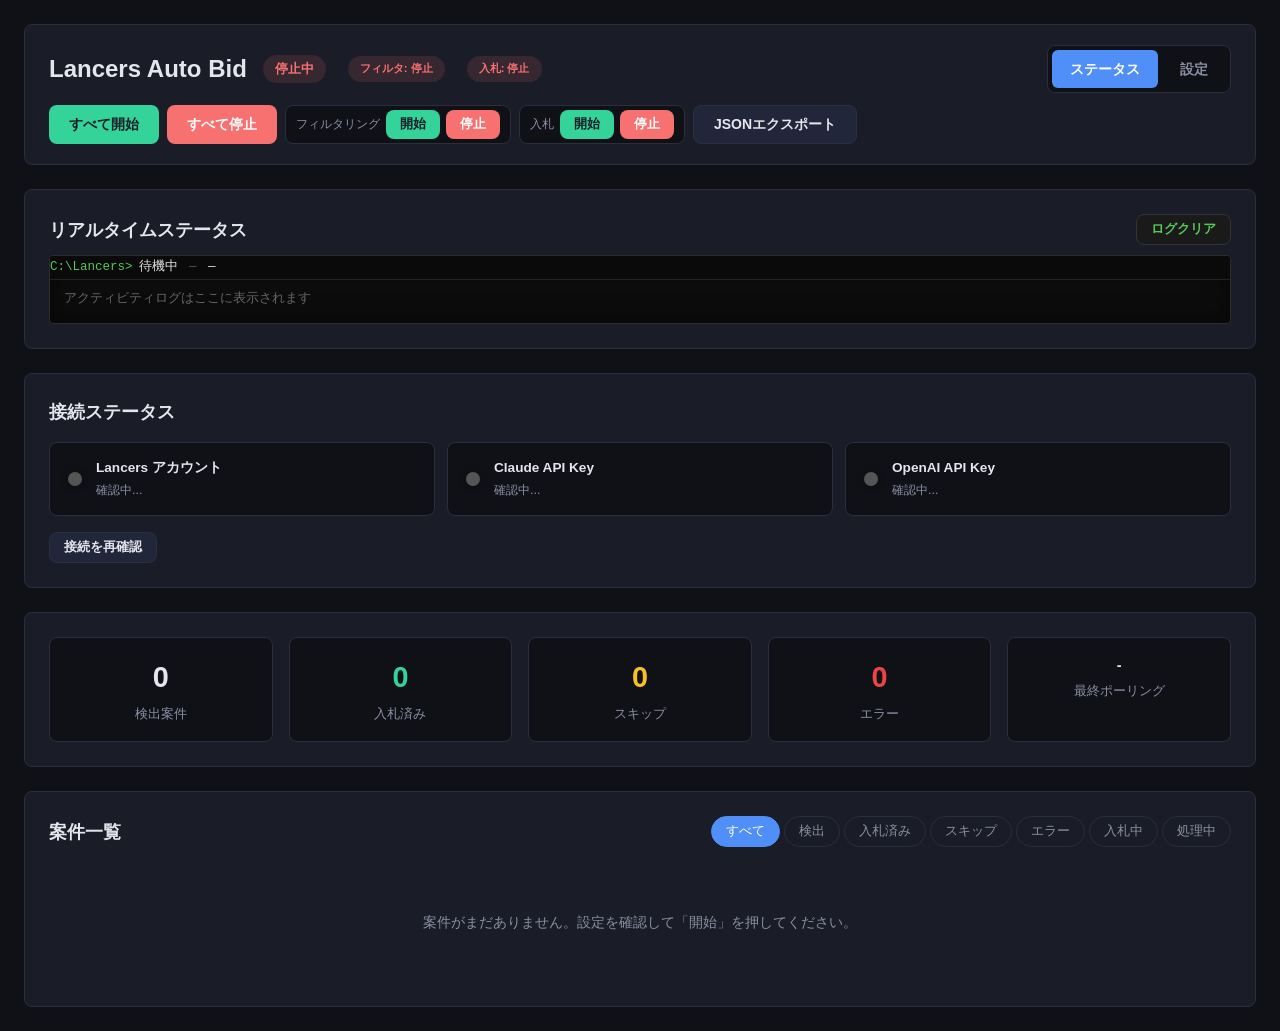
<file: lancers-auto-bid/dashboard/index.html>
<!DOCTYPE html>
<html lang="ja">
<head>
  <meta charset="UTF-8">
  <meta http-equiv="refresh" content="0;url=status.html">
  <title>Lancers Auto Bid</title>
</head>
<body>
  <script>location.href = 'status.html';</script>
</body>
</html>
</file>
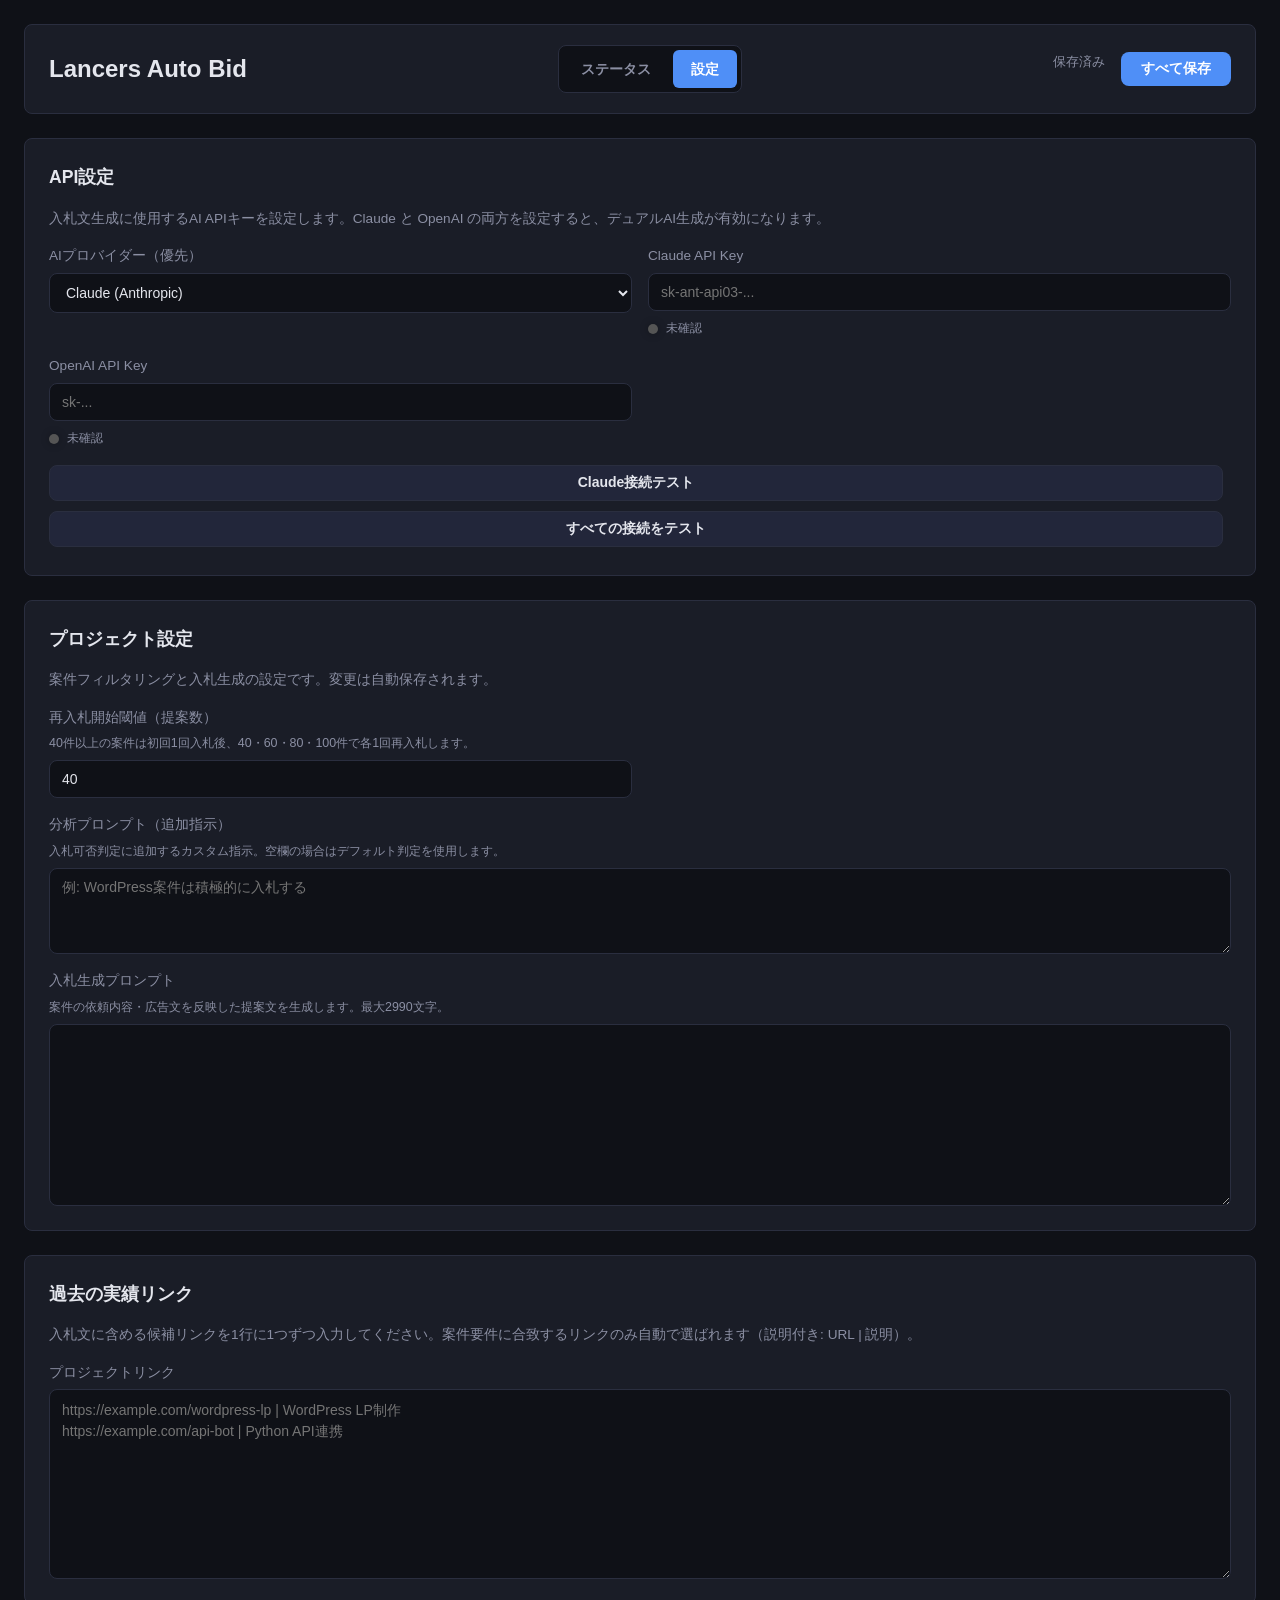
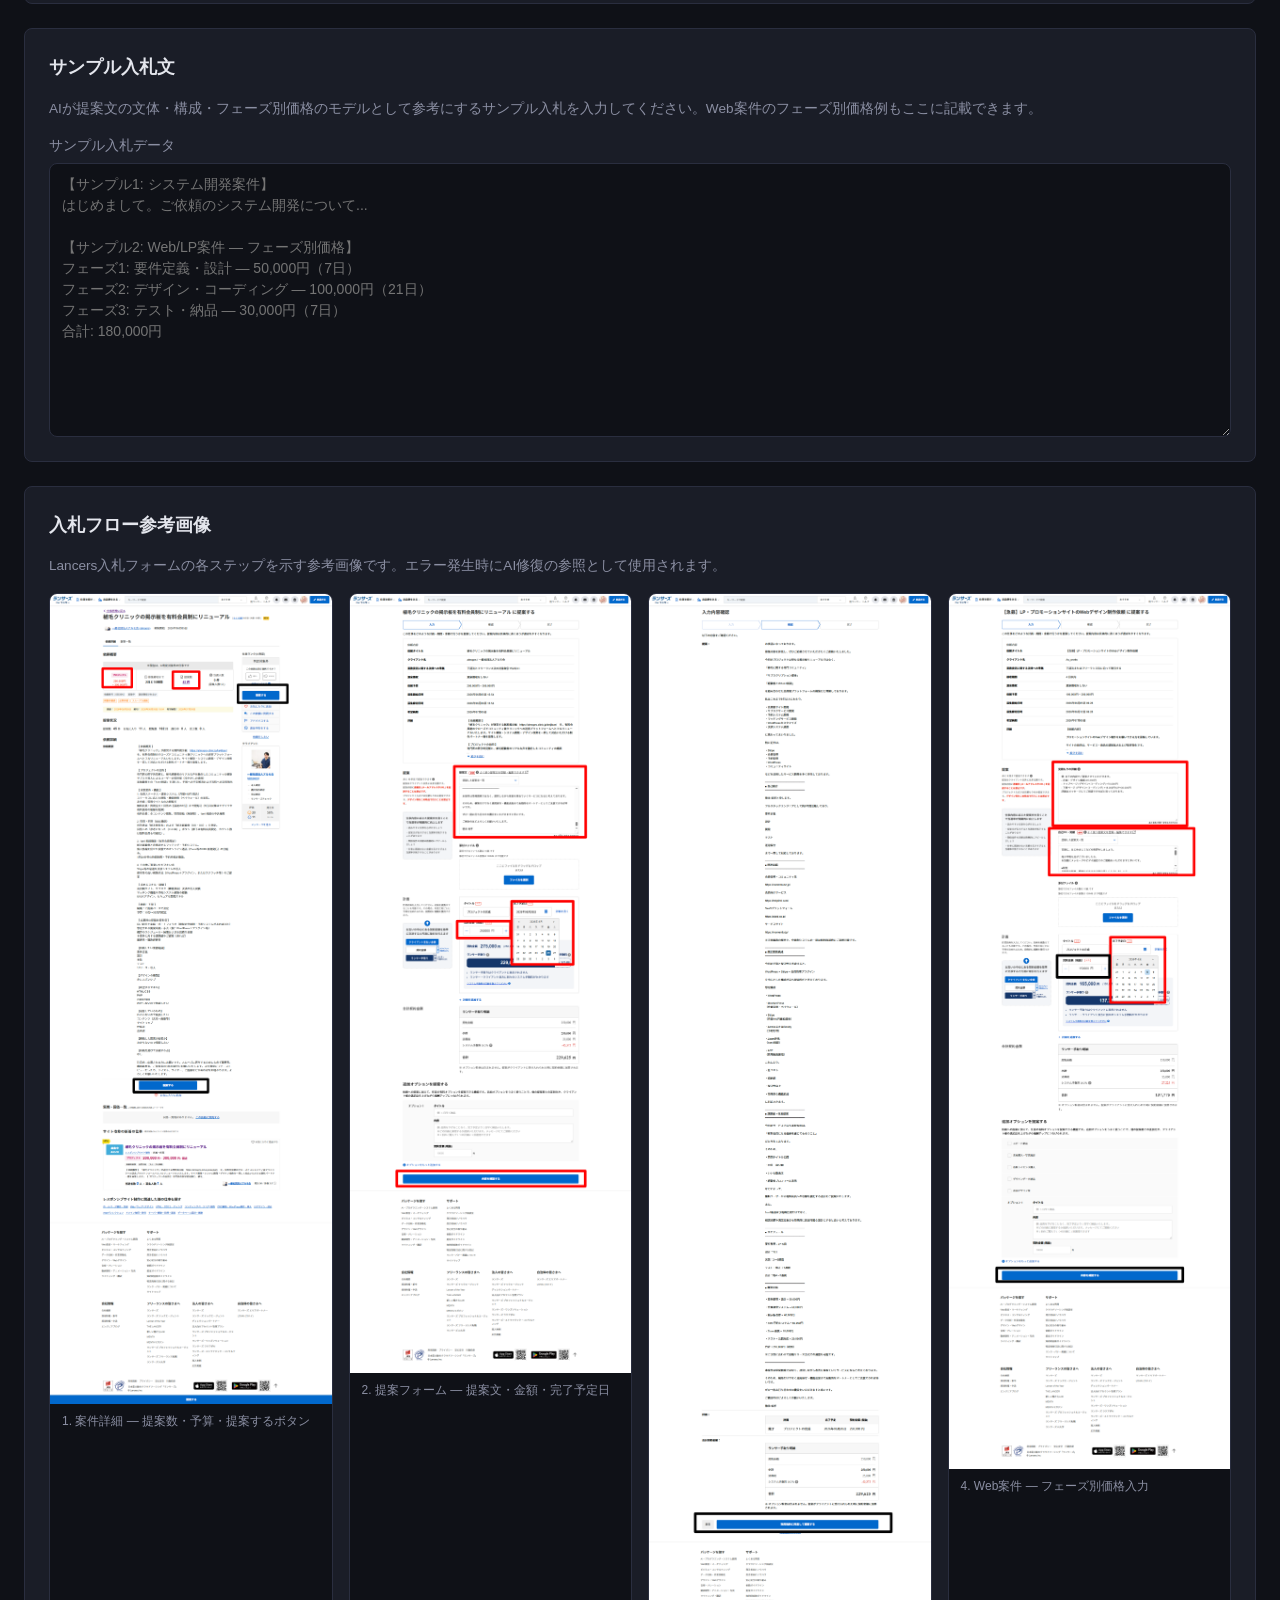
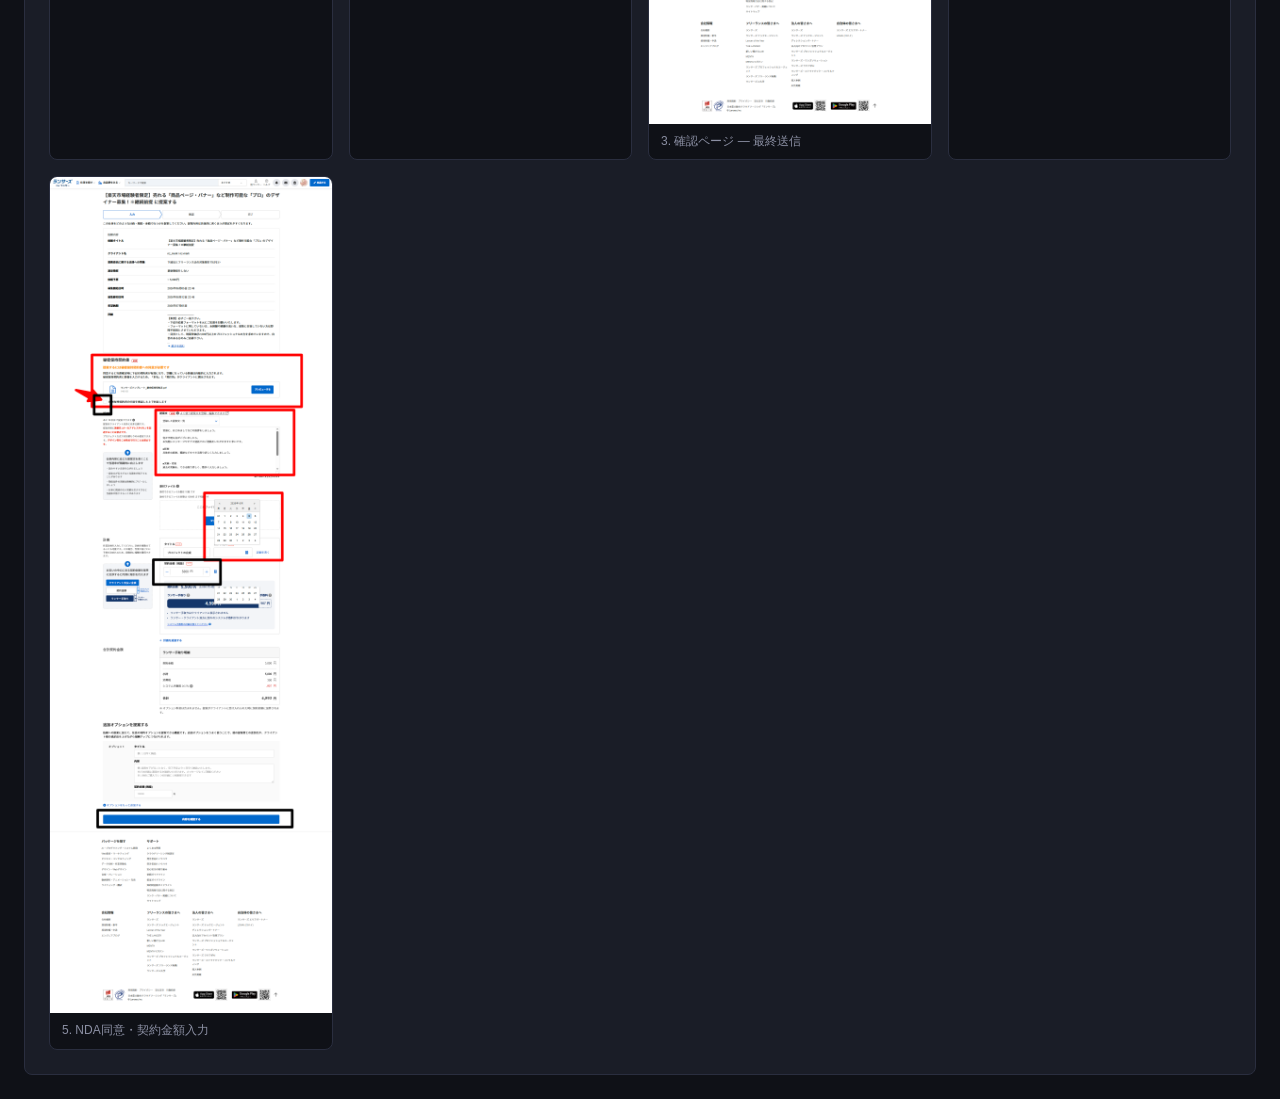
<file: lancers-auto-bid/dashboard/settings.html>
<!DOCTYPE html>
<html lang="ja">
<head>
  <meta charset="UTF-8">
  <meta name="viewport" content="width=device-width, initial-scale=1.0">
  <title>設定 - Lancers Auto Bid</title>
  <link rel="stylesheet" href="dashboard.css">
</head>
<body>
  <div class="app">
    <header class="header">
      <div class="header-left">
        <h1>Lancers Auto Bid</h1>
      </div>
      <nav class="main-nav">
        <a href="status.html" class="nav-link">ステータス</a>
        <a href="settings.html" class="nav-link active">設定</a>
      </nav>
      <div class="header-actions">
        <span class="save-indicator" id="saveIndicator">保存済み</span>
        <button class="btn btn-primary" id="saveAllBtn">すべて保存</button>
      </div>
    </header>

    <main class="main settings-main">
      <section class="panel settings-section">
        <h2>API設定</h2>
        <p class="section-desc">入札文生成に使用するAI APIキーを設定します。Claude と OpenAI の両方を設定すると、デュアルAI生成が有効になります。</p>
        <div class="form-grid">
          <div class="form-group">
            <label for="aiProvider">AIプロバイダー（優先）</label>
            <select id="aiProvider">
              <option value="claude">Claude (Anthropic)</option>
              <option value="openai">OpenAI</option>
            </select>
          </div>
          <div class="form-group">
            <label for="claudeApiKey">Claude API Key</label>
            <div class="input-with-status">
              <input type="password" id="claudeApiKey" placeholder="sk-ant-api03-..." autocomplete="off">
              <div class="inline-connection" id="connClaude">
                <span class="connection-light"></span>
                <span class="connection-status-text">未確認</span>
              </div>
            </div>
          </div>
          <div class="form-group">
            <label for="openaiApiKey">OpenAI API Key</label>
            <div class="input-with-status">
              <input type="password" id="openaiApiKey" placeholder="sk-..." autocomplete="off">
              <div class="inline-connection" id="connOpenai">
                <span class="connection-light"></span>
                <span class="connection-status-text">未確認</span>
              </div>
            </div>
          </div>
          <div class="form-group full-width">
            <button class="btn btn-secondary" id="testClaudeBtn">Claude接続テスト</button>
            <button class="btn btn-secondary" id="testApiBtn">すべての接続をテスト</button>
          </div>
          <div class="api-test-result" id="apiTestResult" hidden></div>
        </div>
      </section>

      <section class="panel settings-section">
        <h2>プロジェクト設定</h2>
        <p class="section-desc">案件フィルタリングと入札生成の設定です。変更は自動保存されます。</p>
        <div class="form-grid">
          <div class="form-group">
            <label for="maxProposalCount">再入札開始閾値（提案数）</label>
            <p class="field-hint">40件以上の案件は初回1回入札後、40・60・80・100件で各1回再入札します。</p>
            <input type="number" id="maxProposalCount" min="1" max="200" value="40">
          </div>
          <div class="form-group full-width">
            <label for="analysisPrompt">分析プロンプト（追加指示）</label>
            <p class="field-hint">入札可否判定に追加するカスタム指示。空欄の場合はデフォルト判定を使用します。</p>
            <textarea id="analysisPrompt" rows="4" placeholder="例: WordPress案件は積極的に入札する"></textarea>
          </div>
          <div class="form-group full-width">
            <label for="bidPrompt">入札生成プロンプト</label>
            <p class="field-hint">案件の依頼内容・広告文を反映した提案文を生成します。最大2990文字。</p>
            <textarea id="bidPrompt" rows="10"></textarea>
          </div>
        </div>
      </section>

      <section class="panel settings-section">
        <h2>過去の実績リンク</h2>
        <p class="section-desc">入札文に含める候補リンクを1行に1つずつ入力してください。案件要件に合致するリンクのみ自動で選ばれます（説明付き: URL | 説明）。</p>
        <div class="form-grid">
          <div class="form-group full-width">
            <label for="portfolioLinks">プロジェクトリンク</label>
            <textarea id="portfolioLinks" class="textarea-links" rows="8"
              placeholder="https://example.com/wordpress-lp | WordPress LP制作&#10;https://example.com/api-bot | Python API連携"></textarea>
          </div>
        </div>
      </section>

      <section class="panel settings-section">
        <h2>サンプル入札文</h2>
        <p class="section-desc">AIが提案文の文体・構成・フェーズ別価格のモデルとして参考にするサンプル入札を入力してください。Web案件のフェーズ別価格例もここに記載できます。</p>
        <div class="form-grid">
          <div class="form-group full-width">
            <label for="sampleBids">サンプル入札データ</label>
            <textarea id="sampleBids" class="textarea-links" rows="12" placeholder="【サンプル1: システム開発案件】
はじめまして。ご依頼のシステム開発について...

【サンプル2: Web/LP案件 — フェーズ別価格】
フェーズ1: 要件定義・設計 — 50,000円（7日）
フェーズ2: デザイン・コーディング — 100,000円（21日）
フェーズ3: テスト・納品 — 30,000円（7日）
合計: 180,000円"></textarea>
          </div>
        </div>
      </section>

      <section class="panel settings-section">
        <h2>入札フロー参考画像</h2>
        <p class="section-desc">Lancers入札フォームの各ステップを示す参考画像です。エラー発生時にAI修復の参照として使用されます。</p>
        <div class="reference-images">
          <figure><img src="../docs/reference/lances1.png" alt="案件詳細ページ"><figcaption>1. 案件詳細 — 提案数・予算・提案するボタン</figcaption></figure>
          <figure><img src="../docs/reference/lances2.png" alt="提案フォーム入力"><figcaption>2. 提案フォーム — 提案文・金額・完了予定日</figcaption></figure>
          <figure><img src="../docs/reference/lances3.png" alt="確認ページ"><figcaption>3. 確認ページ — 最終送信</figcaption></figure>
          <figure><img src="../docs/reference/lances4.png" alt="Web案件フェーズ別価格"><figcaption>4. Web案件 — フェーズ別価格入力</figcaption></figure>
          <figure><img src="../docs/reference/lances5.png" alt="NDA同意・価格入力"><figcaption>5. NDA同意・契約金額入力</figcaption></figure>
        </div>
      </section>
    </main>
  </div>

  <script type="module" src="settings.js"></script>
</body>
</html>
</file>
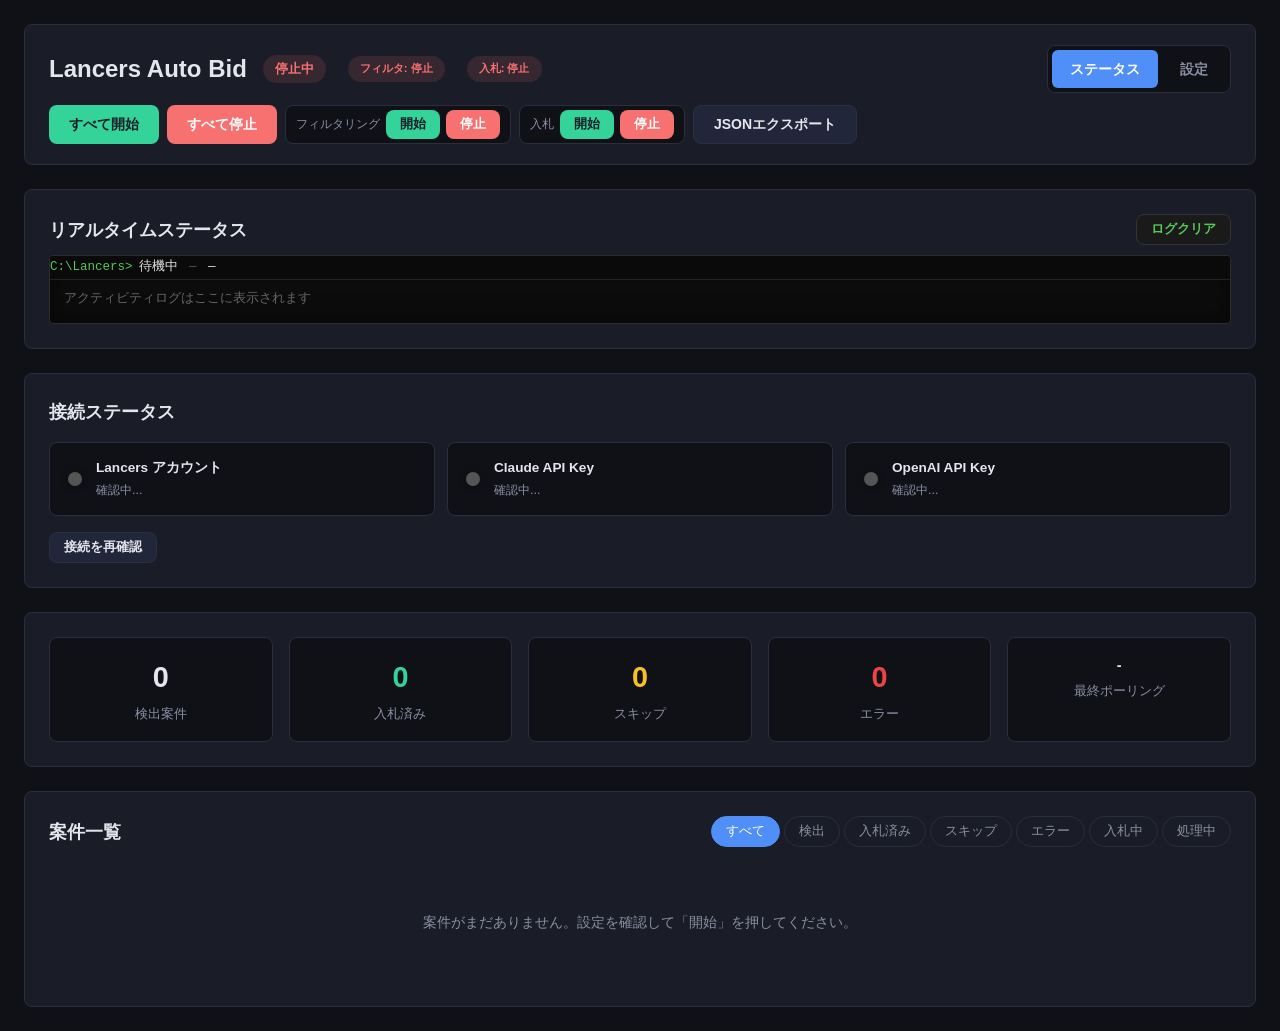
<file: lancers-auto-bid/dashboard/status.html>
<!DOCTYPE html>
<html lang="ja">
<head>
  <meta charset="UTF-8">
  <meta name="viewport" content="width=device-width, initial-scale=1.0">
  <title>ステータス - Lancers Auto Bid</title>
  <link rel="stylesheet" href="dashboard.css">
</head>
<body>
  <div class="app">
    <header class="header">
      <div class="header-left">
        <h1>Lancers Auto Bid</h1>
        <span class="status-badge" id="statusBadge">停止中</span>
        <span class="status-badge status-filter" id="filterBadge">フィルタ: 停止</span>
        <span class="status-badge status-bid" id="bidBadge">入札: 停止</span>
      </div>
      <nav class="main-nav">
        <a href="status.html" class="nav-link active">ステータス</a>
        <a href="settings.html" class="nav-link">設定</a>
      </nav>
      <div class="header-actions">
        <button class="btn btn-success" id="startAllBtn">すべて開始</button>
        <button class="btn btn-danger" id="stopAllBtn">すべて停止</button>
        <div class="control-group">
          <span class="control-label">フィルタリング</span>
          <button class="btn btn-success btn-sm" id="startFilterBtn">開始</button>
          <button class="btn btn-danger btn-sm" id="stopFilterBtn">停止</button>
        </div>
        <div class="control-group">
          <span class="control-label">入札</span>
          <button class="btn btn-success btn-sm" id="startBidBtn">開始</button>
          <button class="btn btn-danger btn-sm" id="stopBidBtn">停止</button>
        </div>
        <button class="btn btn-secondary" id="exportBtn">JSONエクスポート</button>
      </div>
    </header>

    <main class="main">
      <section class="panel runtime-panel">
        <div class="terminal-header">
          <h2>リアルタイムステータス</h2>
          <button class="btn btn-sm btn-terminal-clear" id="clearLogBtn" title="表示のみクリア（DBには保存）">ログクリア</button>
        </div>
        <div class="cmd-terminal" id="cmdTerminal">
          <div class="cmd-line cmd-status-line" id="runtimeLine">
            <span class="cmd-prompt">C:\Lancers&gt;</span>
            <span class="cmd-status-text">
              <span class="runtime-phase" id="runtimePhase">待機中</span>
              <span class="cmd-sep">—</span>
              <span class="runtime-message" id="runtimeMessage">—</span>
            </span>
          </div>
          <div class="cmd-log" id="activityLog">
            <div class="cmd-line cmd-empty">アクティビティログはここに表示されます</div>
          </div>
        </div>
      </section>

      <section class="panel connection-panel">
        <h2>接続ステータス</h2>
        <div class="connection-grid">
          <div class="connection-item" id="connLancers">
            <span class="connection-light"></span>
            <div class="connection-info">
              <span class="connection-label">Lancers アカウント</span>
              <span class="connection-status-text">確認中...</span>
            </div>
          </div>
          <div class="connection-item" id="connClaude">
            <span class="connection-light"></span>
            <div class="connection-info">
              <span class="connection-label">Claude API Key</span>
              <span class="connection-status-text">確認中...</span>
            </div>
          </div>
          <div class="connection-item" id="connOpenai">
            <span class="connection-light"></span>
            <div class="connection-info">
              <span class="connection-label">OpenAI API Key</span>
              <span class="connection-status-text">確認中...</span>
            </div>
          </div>
        </div>
        <div class="poll-error" id="pollError" hidden></div>
        <button class="btn btn-secondary btn-sm" id="refreshConnBtn">接続を再確認</button>
      </section>

      <section class="panel stats-panel">
        <div class="stat-card">
          <span class="stat-value" id="totalProjects">0</span>
          <span class="stat-label">検出案件</span>
        </div>
        <div class="stat-card stat-success">
          <span class="stat-value" id="bidCount">0</span>
          <span class="stat-label">入札済み</span>
        </div>
        <div class="stat-card stat-warning">
          <span class="stat-value" id="skipCount">0</span>
          <span class="stat-label">スキップ</span>
        </div>
        <div class="stat-card stat-error">
          <span class="stat-value" id="errorCount">0</span>
          <span class="stat-label">エラー</span>
        </div>
        <div class="stat-card">
          <span class="stat-value stat-small" id="lastPoll">-</span>
          <span class="stat-label">最終ポーリング</span>
        </div>
      </section>

      <section class="panel projects-panel">
        <div class="panel-header">
          <h2>案件一覧</h2>
          <div class="filter-tabs">
            <button class="filter-tab active" data-filter="all">すべて</button>
            <button class="filter-tab" data-filter="detected">検出</button>
            <button class="filter-tab" data-filter="bid_submitted">入札済み</button>
            <button class="filter-tab" data-filter="skipped">スキップ</button>
            <button class="filter-tab" data-filter="error">エラー</button>
            <button class="filter-tab" data-filter="bidding">入札中</button>
            <button class="filter-tab" data-filter="processing">処理中</button>
          </div>
        </div>
        <div class="projects-list" id="projectsList">
          <div class="empty-state">案件がまだありません。設定を確認して「開始」を押してください。</div>
        </div>
      </section>
    </main>
  </div>

  <div class="modal-overlay" id="modalOverlay">
    <div class="modal">
      <div class="modal-header">
        <h3 id="modalTitle">案件詳細</h3>
        <button class="modal-close" id="modalClose">&times;</button>
      </div>
      <div class="modal-body" id="modalBody"></div>
    </div>
  </div>

  <script type="module" src="status.js"></script>
</body>
</html>
</file>
<file: lancers-auto-bid/dashboard/dashboard.css>
*,
*::before,
*::after {
  box-sizing: border-box;
  margin: 0;
  padding: 0;
}

:root {
  --bg: #0f1117;
  --surface: #1a1d27;
  --surface-hover: #22263a;
  --border: #2a2e3f;
  --text: #e4e6ed;
  --text-muted: #8b8fa3;
  --primary: #4f8ff7;
  --primary-hover: #3a7de0;
  --success: #34d399;
  --success-bg: rgba(52, 211, 153, 0.12);
  --warning: #fbbf24;
  --warning-bg: rgba(251, 191, 36, 0.12);
  --danger: #f87171;
  --danger-bg: rgba(248, 113, 113, 0.12);
  --error: #ef4444;
  --error-bg: rgba(239, 68, 68, 0.12);
  --radius: 8px;
  --shadow: 0 4px 24px rgba(0, 0, 0, 0.3);
}

body {
  font-family: -apple-system, BlinkMacSystemFont, 'Segoe UI', 'Hiragino Sans', 'Noto Sans JP', sans-serif;
  background: var(--bg);
  color: var(--text);
  line-height: 1.6;
  min-height: 100vh;
}

.app {
  max-width: 1400px;
  margin: 0 auto;
  padding: 24px;
}

.header {
  display: flex;
  justify-content: space-between;
  align-items: center;
  flex-wrap: wrap;
  gap: 12px;
  padding: 20px 24px;
  background: var(--surface);
  border-radius: var(--radius);
  border: 1px solid var(--border);
  margin-bottom: 24px;
}

.main-nav {
  display: flex;
  gap: 4px;
  background: var(--bg);
  padding: 4px;
  border-radius: var(--radius);
  border: 1px solid var(--border);
}

.nav-link {
  padding: 8px 18px;
  border-radius: 6px;
  text-decoration: none;
  color: var(--text-muted);
  font-size: 0.875rem;
  font-weight: 600;
  transition: all 0.15s;
}

.nav-link:hover {
  color: var(--text);
  background: var(--surface-hover);
}

.nav-link.active {
  background: var(--primary);
  color: #fff;
}

.settings-main {
  gap: 20px;
}

.settings-section h2 {
  margin-bottom: 4px;
}

.section-desc {
  font-size: 0.85rem;
  color: var(--text-muted);
  margin-bottom: 16px;
}

.connection-panel h2 {
  margin-bottom: 16px;
}

.connection-grid {
  display: grid;
  grid-template-columns: repeat(auto-fit, minmax(220px, 1fr));
  gap: 12px;
  margin-bottom: 16px;
}

.connection-item {
  display: flex;
  align-items: center;
  gap: 14px;
  padding: 14px 18px;
  background: var(--bg);
  border: 1px solid var(--border);
  border-radius: var(--radius);
}

.connection-light {
  width: 14px;
  height: 14px;
  border-radius: 50%;
  background: #555;
  flex-shrink: 0;
  box-shadow: 0 0 8px rgba(0,0,0,0.3);
  transition: all 0.3s;
}

.connection-light.connected {
  background: var(--success);
  box-shadow: 0 0 12px rgba(52, 211, 153, 0.6);
}

.connection-light.disconnected {
  background: var(--danger);
  box-shadow: 0 0 8px rgba(248, 113, 113, 0.4);
}

.connection-info {
  display: flex;
  flex-direction: column;
  gap: 2px;
  min-width: 0;
}

.connection-label {
  font-size: 0.85rem;
  font-weight: 600;
  color: var(--text);
}

.connection-status-text {
  font-size: 0.78rem;
  color: var(--text-muted);
}

.connection-status-text.connected-text {
  color: var(--success);
  font-weight: 600;
}

.poll-error {
  padding: 10px 14px;
  background: var(--error-bg);
  border: 1px solid rgba(239, 68, 68, 0.3);
  border-radius: var(--radius);
  color: var(--error);
  font-size: 0.85rem;
  margin-bottom: 12px;
}

.input-with-status {
  display: flex;
  flex-direction: column;
  gap: 8px;
}

.inline-connection {
  display: flex;
  align-items: center;
  gap: 8px;
  font-size: 0.8rem;
}

.inline-connection .connection-light {
  width: 10px;
  height: 10px;
}

.api-test-result {
  grid-column: 1 / -1;
  padding: 12px 16px;
  border-radius: var(--radius);
  font-size: 0.85rem;
  margin-top: 4px;
}

.api-test-result.success {
  background: var(--success-bg);
  color: var(--success);
  border: 1px solid rgba(52, 211, 153, 0.3);
}

.api-test-result.error {
  background: var(--error-bg);
  color: var(--error);
  border: 1px solid rgba(239, 68, 68, 0.3);
}

.form-group.full-width .btn-secondary {
  margin-right: 8px;
  margin-bottom: 4px;
}

.project-status.detected { background: #a78bfa; }
.project-badge.detected {
  background: rgba(167, 139, 250, 0.15);
  color: #a78bfa;
}

.header-left {
  display: flex;
  align-items: center;
  gap: 16px;
}

.header h1 {
  font-size: 1.5rem;
  font-weight: 700;
}

.status-badge {
  padding: 4px 12px;
  border-radius: 20px;
  font-size: 0.8rem;
  font-weight: 600;
  background: var(--danger-bg);
  color: var(--danger);
}

.status-badge.running {
  background: var(--success-bg);
  color: var(--success);
}

.header-actions {
  display: flex;
  gap: 8px;
}

.btn {
  padding: 8px 20px;
  border: none;
  border-radius: var(--radius);
  font-size: 0.875rem;
  font-weight: 600;
  cursor: pointer;
  transition: all 0.15s;
}

.btn-primary { background: var(--primary); color: #fff; }
.btn-primary:hover { background: var(--primary-hover); }
.btn-success { background: var(--success); color: #1a1d27; }
.btn-success:hover { opacity: 0.9; }
.btn-danger { background: var(--danger); color: #fff; }
.btn-danger:hover { opacity: 0.9; }
.btn-secondary {
  background: var(--surface-hover);
  color: var(--text);
  border: 1px solid var(--border);
}
.btn-secondary:hover { background: var(--border); }

.main {
  display: flex;
  flex-direction: column;
  gap: 24px;
}

.panel {
  background: var(--surface);
  border: 1px solid var(--border);
  border-radius: var(--radius);
  padding: 24px;
}

.panel h2 {
  font-size: 1.1rem;
  margin-bottom: 16px;
  color: var(--text);
}

.form-grid {
  display: grid;
  grid-template-columns: 1fr 1fr;
  gap: 16px;
}

.form-group {
  display: flex;
  flex-direction: column;
  gap: 6px;
}

.form-group.full-width {
  grid-column: 1 / -1;
}

.form-group label {
  font-size: 0.85rem;
  color: var(--text-muted);
  font-weight: 500;
}

.form-group input,
.form-group select,
.form-group textarea {
  padding: 10px 12px;
  background: var(--bg);
  border: 1px solid var(--border);
  border-radius: var(--radius);
  color: var(--text);
  font-size: 0.875rem;
  font-family: inherit;
  resize: vertical;
}

.form-group input:focus,
.form-group select:focus,
.form-group textarea:focus {
  outline: none;
  border-color: var(--primary);
  box-shadow: 0 0 0 3px rgba(79, 143, 247, 0.2);
}

.textarea-links {
  min-height: 160px;
  font-family: 'Consolas', 'Monaco', 'Courier New', monospace;
  line-height: 1.5;
}

.field-hint {
  font-size: 0.78rem;
  color: var(--text-muted);
}

.stats-panel {
  display: flex;
  gap: 16px;
  flex-wrap: wrap;
}

.stat-card {
  flex: 1;
  min-width: 140px;
  padding: 16px 20px;
  background: var(--bg);
  border-radius: var(--radius);
  border: 1px solid var(--border);
  text-align: center;
}

.stat-value {
  display: block;
  font-size: 1.8rem;
  font-weight: 700;
  color: var(--text);
}

.stat-value.stat-small {
  font-size: 0.9rem;
}

.stat-label {
  font-size: 0.8rem;
  color: var(--text-muted);
}

.stat-success .stat-value { color: var(--success); }
.stat-warning .stat-value { color: var(--warning); }
.stat-error .stat-value { color: var(--error); }

.panel-header {
  display: flex;
  justify-content: space-between;
  align-items: center;
  margin-bottom: 16px;
}

.panel-header h2 {
  margin-bottom: 0;
}

.filter-tabs {
  display: flex;
  gap: 4px;
}

.filter-tab {
  padding: 6px 14px;
  background: transparent;
  border: 1px solid var(--border);
  border-radius: 20px;
  color: var(--text-muted);
  font-size: 0.8rem;
  cursor: pointer;
  transition: all 0.15s;
}

.filter-tab:hover {
  background: var(--surface-hover);
  color: var(--text);
}

.filter-tab.active {
  background: var(--primary);
  border-color: var(--primary);
  color: #fff;
}

.projects-list {
  display: flex;
  flex-direction: column;
  gap: 8px;
  max-height: 600px;
  overflow-y: auto;
}

.project-item {
  display: flex;
  align-items: center;
  gap: 16px;
  padding: 14px 18px;
  background: var(--bg);
  border: 1px solid var(--border);
  border-radius: var(--radius);
  cursor: pointer;
  transition: all 0.15s;
}

.project-item:hover {
  background: var(--surface-hover);
  border-color: var(--primary);
}

.project-item.active-project {
  background: rgba(79, 143, 247, 0.08);
  border-color: var(--primary);
  box-shadow: 0 0 0 1px var(--primary);
}

.project-item.active-project .project-title {
  color: var(--primary);
}

.project-status {
  flex-shrink: 0;
  width: 10px;
  height: 10px;
  border-radius: 50%;
}

.project-status.bid_submitted { background: var(--success); }
.project-status.skipped { background: var(--warning); }
.project-status.error { background: var(--error); }
.project-status.processing,
.project-status.bidding { background: var(--primary); animation: pulse 1.5s infinite; }

@keyframes pulse {
  0%, 100% { opacity: 1; }
  50% { opacity: 0.4; }
}

.project-info {
  flex: 1;
  min-width: 0;
}

.project-title {
  font-weight: 600;
  font-size: 0.9rem;
  white-space: nowrap;
  overflow: hidden;
  text-overflow: ellipsis;
}

.project-meta {
  font-size: 0.78rem;
  color: var(--text-muted);
  margin-top: 2px;
}

.project-badge {
  flex-shrink: 0;
  padding: 3px 10px;
  border-radius: 12px;
  font-size: 0.75rem;
  font-weight: 600;
}

.project-badge.bid_submitted {
  background: var(--success-bg);
  color: var(--success);
}

.project-badge.skipped {
  background: var(--warning-bg);
  color: var(--warning);
}

.project-badge.error {
  background: var(--error-bg);
  color: var(--error);
}

.project-badge.processing,
.project-badge.bidding {
  background: rgba(79, 143, 247, 0.12);
  color: var(--primary);
}

.empty-state {
  text-align: center;
  padding: 48px 24px;
  color: var(--text-muted);
  font-size: 0.9rem;
}

.modal-overlay {
  display: none;
  position: fixed;
  inset: 0;
  background: rgba(0, 0, 0, 0.6);
  z-index: 1000;
  align-items: center;
  justify-content: center;
  padding: 24px;
}

.modal-overlay.active {
  display: flex;
}

.modal {
  background: var(--surface);
  border: 1px solid var(--border);
  border-radius: 12px;
  width: 100%;
  max-width: 720px;
  max-height: 80vh;
  display: flex;
  flex-direction: column;
  box-shadow: var(--shadow);
}

.modal-header {
  display: flex;
  justify-content: space-between;
  align-items: center;
  padding: 20px 24px;
  border-bottom: 1px solid var(--border);
}

.modal-header h3 {
  font-size: 1rem;
  font-weight: 600;
}

.modal-close {
  background: none;
  border: none;
  color: var(--text-muted);
  font-size: 1.5rem;
  cursor: pointer;
  padding: 0 4px;
  line-height: 1;
}

.modal-close:hover {
  color: var(--text);
}

.modal-body {
  padding: 24px;
  overflow-y: auto;
  font-size: 0.875rem;
  line-height: 1.8;
}

.modal-body .detail-row {
  margin-bottom: 16px;
}

.modal-body .detail-label {
  font-size: 0.78rem;
  color: var(--text-muted);
  font-weight: 600;
  text-transform: uppercase;
  letter-spacing: 0.05em;
  margin-bottom: 4px;
}

.modal-body .detail-value {
  color: var(--text);
}

.modal-body .bid-document {
  background: var(--bg);
  border: 1px solid var(--border);
  border-radius: var(--radius);
  padding: 16px;
  white-space: pre-wrap;
  max-height: 400px;
  overflow-y: auto;
  font-size: 0.85rem;
}

.modal-body .skip-reason {
  background: var(--warning-bg);
  border: 1px solid rgba(251, 191, 36, 0.3);
  border-radius: var(--radius);
  padding: 16px;
  color: var(--warning);
}

.modal-body a {
  color: var(--primary);
  text-decoration: none;
}

.modal-body a:hover {
  text-decoration: underline;
}

.runtime-panel h2 {
  margin-bottom: 0;
}

.terminal-header {
  display: flex;
  align-items: center;
  justify-content: space-between;
  margin-bottom: 10px;
}

.btn-terminal-clear {
  background: #1a1a1a;
  color: #56c856;
  border: 1px solid #333;
  font-family: 'Consolas', 'Courier New', monospace;
}

.btn-terminal-clear:hover {
  background: #252525;
  color: #7fff7f;
}

.cmd-terminal {
  background: #0c0c0c;
  border: 1px solid #2d2d2d;
  border-radius: 4px;
  font-family: 'Consolas', 'Courier New', monospace;
  font-size: 12.5px;
  line-height: 1.5;
  max-height: 340px;
  overflow: hidden;
  display: flex;
  flex-direction: column;
  box-shadow: inset 0 0 24px rgba(0, 0, 0, 0.5);
}

.cmd-status-line {
  padding: 10px 14px;
  border-bottom: 1px solid #222;
  background: #0a0a0a;
  flex-shrink: 0;
}

.cmd-log {
  flex: 1;
  overflow-y: auto;
  padding: 8px 14px 12px;
}

.cmd-line {
  display: flex;
  flex-wrap: wrap;
  gap: 6px;
  padding: 2px 0;
  color: #cccccc;
}

.cmd-line.cmd-empty {
  color: #666;
  padding-left: 0;
}

.cmd-prompt {
  color: #56c856;
  flex-shrink: 0;
  user-select: none;
}

.cmd-time {
  color: #888;
  flex-shrink: 0;
}

.cmd-text {
  color: #cccccc;
  word-break: break-all;
}

.cmd-sep {
  color: #555;
  margin: 0 4px;
}

.cmd-status-text {
  color: #e0e0e0;
}

.cmd-terminal.phase-polling .runtime-phase { color: #6eb5ff; }
.cmd-terminal.phase-processing .runtime-phase,
.cmd-terminal.phase-analyzing .runtime-phase,
.cmd-terminal.phase-bidding .runtime-phase,
.cmd-terminal.phase-filtering .runtime-phase { color: #fbbf24; }
.cmd-terminal.phase-error .runtime-phase { color: #ff6b6b; }
.cmd-terminal.phase-idle .runtime-phase { color: #56c856; }

.cmd-line.type-bid .cmd-text { color: #56c856; }
.cmd-line.type-error .cmd-text { color: #ff6b6b; }
.cmd-line.type-error_recovery .cmd-text { color: #ffb347; }
.cmd-line.type-skip .cmd-text,
.cmd-line.type-skip_proposals .cmd-text { color: #fbbf24; }
.cmd-line.type-system .cmd-text { color: #aaa; }

/* legacy - keep for compatibility */
.runtime-banner {
  display: none;
}

.activity-log {
  max-height: 220px;
  overflow-y: auto;
  display: flex;
  flex-direction: column;
  gap: 4px;
}

.activity-item {
  display: flex;
  gap: 10px;
  padding: 8px 12px;
  background: var(--bg);
  border-radius: 6px;
  font-size: 0.8rem;
  border-left: 3px solid var(--border);
}

.activity-item.type-bid { border-left-color: var(--success); }
.activity-item.type-error { border-left-color: var(--error); }
.activity-item.type-skip,
.activity-item.type-skip_proposals { border-left-color: var(--warning); }
.activity-item.type-system { border-left-color: var(--primary); }

.activity-time {
  color: var(--text-muted);
  white-space: nowrap;
  font-size: 0.75rem;
}

.activity-text {
  color: var(--text);
  flex: 1;
}

.btn-sm {
  padding: 6px 14px;
  font-size: 0.8rem;
}

.control-group {
  display: flex;
  align-items: center;
  gap: 6px;
  padding: 4px 10px;
  background: var(--bg);
  border-radius: 8px;
  border: 1px solid var(--border);
}

.control-label {
  font-size: 0.75rem;
  color: var(--text-muted);
  white-space: nowrap;
}

.status-badge.status-filter,
.status-badge.status-bid {
  font-size: 0.7rem;
  margin-left: 6px;
}

.status-badge.status-filter.running,
.status-badge.status-bid.running {
  background: rgba(52, 211, 153, 0.2);
  color: var(--success);
}

.save-indicator {
  font-size: 0.8rem;
  color: var(--text-muted);
  margin-right: 8px;
}

.save-indicator.dirty { color: var(--warning); }
.save-indicator.saving { color: var(--primary); }
.save-indicator.saved { color: var(--success); }

.reference-images {
  display: grid;
  grid-template-columns: repeat(auto-fill, minmax(280px, 1fr));
  gap: 16px;
}

.reference-images figure {
  margin: 0;
  background: var(--bg);
  border-radius: 8px;
  overflow: hidden;
  border: 1px solid var(--border);
}

.reference-images img {
  width: 100%;
  height: auto;
  display: block;
}

.reference-images figcaption {
  padding: 8px 12px;
  font-size: 0.75rem;
  color: var(--text-muted);
}

@media (max-width: 768px) {
  .header {
    flex-direction: column;
    gap: 16px;
  }

  .form-grid {
    grid-template-columns: 1fr;
  }

  .stats-panel {
    flex-direction: column;
  }

  .panel-header {
    flex-direction: column;
    gap: 12px;
    align-items: flex-start;
  }
}
</file>
